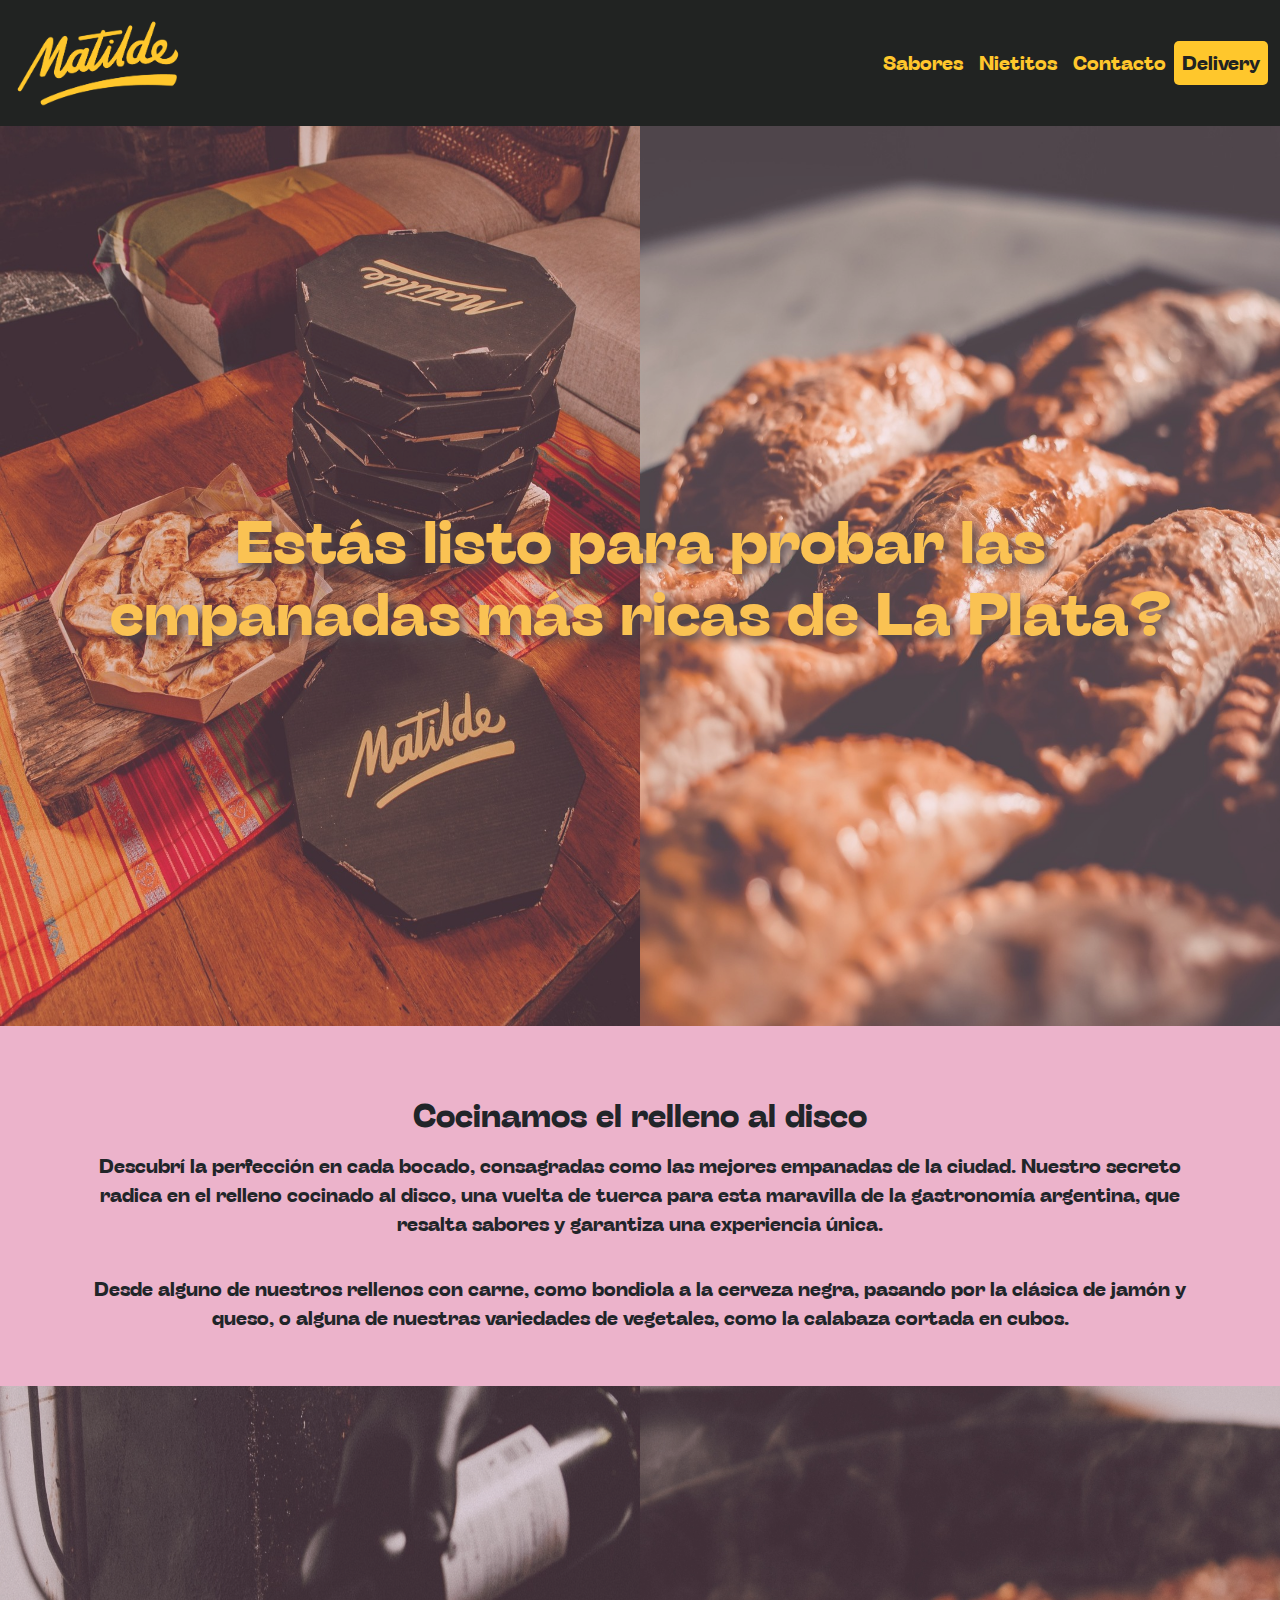
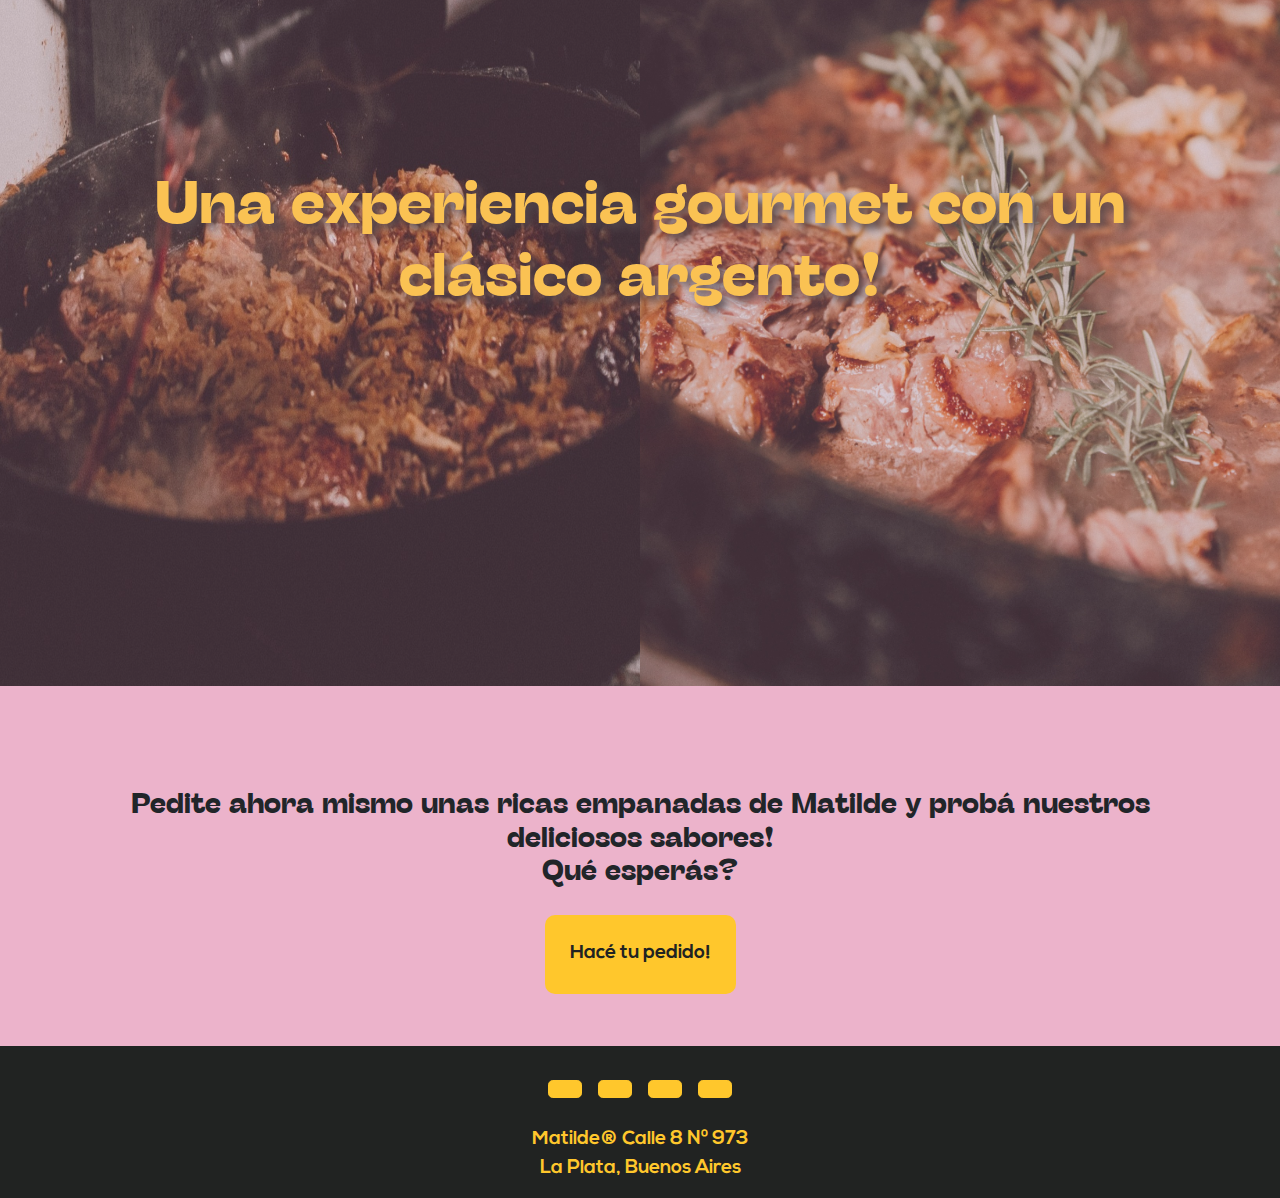
<file: index.html>
<!DOCTYPE html>
<html lang="es">
<head>
    <meta charset="UTF-8">
    <meta name="viewport" content="width=device-width, initial-scale=1.0">
    <meta name="keywords" content="empanadas, relleno al disco, disco, vinito, la plata, delivery">
    <meta name="description" content="Matilde empanadas al disco y vinito, las únicas empanadas con relleno al disco de La Plata">
    <link rel="stylesheet" href="https://cdnjs.cloudflare.com/ajax/libs/font-awesome/6.4.2/css/all.min.css" integrity="sha512-z3gLpd7yknf1YoNbCzqRKc4qyor8gaKU1qmn+CShxbuBusANI9QpRohGBreCFkKxLhei6S9CQXFEbbKuqLg0DA==" crossorigin="anonymous" referrerpolicy="no-referrer" />
    <!-- Boootstrap -->
    <link href="https://cdn.jsdelivr.net/npm/bootstrap@5.3.2/dist/css/bootstrap.min.css" rel="stylesheet" integrity="sha384-T3c6CoIi6uLrA9TneNEoa7RxnatzjcDSCmG1MXxSR1GAsXEV/Dwwykc2MPK8M2HN" crossorigin="anonymous">
    <link rel="stylesheet" href="./css/bootstrap.min.css">
    <link rel="stylesheet" href="./css/style.css">

    <title>Matilde</title>
</head>
<body>
    <!-- Header -->
    <header>
        <nav class="navbar navbar-expand-sm">
            <div class="container-fluid">
                <a class="navbar-brand" href="#"><img src="./img/logo.png" alt="Matilde"     height="100px"></a>
                <button class="navbar-toggler" type="button" data-bs-toggle="collapse" data-bs-target="#collapsibleNavbar">
                    <span class="navbar-toggler-icon"></span>
                </button>
                <div class="collapse navbar-collapse" id="collapsibleNavbar">
                    <ul class="navbar-nav ms-auto">
                        <li class="nav-item">
                            <a class="nav-link" href="./pages/empanadas.html">Sabores</a>
                        </li>
                        <li class="nav-item">
                            <a class="nav-link" href="./pages/nietos.html">Nietitos</a>
                        </li>
                        <li class="nav-item">
                            <a class="nav-link" href="./pages/contacto.html">Contacto</a>
                        </li>
                        <li class="nav-item" id="delivery">
                            <a class="nav-link" href="./pages/delivery.html">Delivery</a>
                        </li>
                    </ul>
                </div>
            </div>
        </nav>
    </header>
    <!-- Fin del Header -->

    <!-- Main -->

    <main>
        <div class="indexa">
            <h1>Estás listo para probar las empanadas más ricas de La Plata?</h1>
        </div>
        <div class="indexb">
            <h2>Cocinamos el relleno al disco</h2>
            <p>Descubrí la perfección en cada bocado, consagradas como las mejores empanadas de la ciudad. Nuestro secreto radica en el relleno cocinado al disco, una vuelta de tuerca para esta maravilla de la gastronomía argentina, que resalta sabores y garantiza una experiencia única.</p>
            <p>Desde alguno de nuestros rellenos con carne, como bondiola a la cerveza negra, pasando por la clásica de jamón y queso, o alguna de nuestras variedades de vegetales, como la calabaza cortada en cubos.</p>
        </div>
        <div class="indexc">
            <h2>Una experiencia gourmet con un clásico argento!</h2>
        </div>
        <div class="indexd">
            <h3>Pedite ahora mismo unas ricas empanadas de Matilde y probá nuestros deliciosos sabores! <br>Qué esperás?</h3>
            <a href="../pages/delivery.html">Hacé tu pedido!<i class="fa-solid fa-cart-shopping fa-bounce"></i></a>
        </div>
    </main> 


    <!-- Fin del Main -->

    <!-- Footer -->
    <footer class="text-center text-lg-start">
        <div class="container d-flex justify-content-center py-4">
            <button type="button" class="btn btn-primary btn-lg btn-floating mx-2">
                <a href="https://www.facebook.com" target="_blank"><i class="fab fa-facebook-f"></i></a>
            </button>
            <button type="button" class="btn btn-primary btn-lg btn-floating mx-2">
                <a href="https://www.youtube.com" target="_blank"><i class="fab fa-youtube"></i></a>
            </button>
            <button type="button" class="btn btn-primary btn-lg btn-floating mx-2">
                <a href="https://www.instagram.com/matilde.empanadas/" target="_blank"><i class="fab fa-instagram"></i></a>
            </button>
            <button type="button" class="btn btn-primary btn-lg btn-floating mx-2">
                <a href="https://www.twitter.com" target="_blank"><i class="fab fa-twitter"></i></a>
            </button>
        </div>
        <div class="text-center p-1">
            Matilde® Calle 8 Nº 973 <br>
            La Plata, Buenos Aires
        </div>
    </footer>
    <!-- Fin del Footer -->

    <script src="https://cdn.jsdelivr.net/npm/bootstrap@5.3.2/dist/js/bootstrap.bundle.min.js" integrity="sha384-C6RzsynM9kWDrMNeT87bh95OGNyZPhcTNXj1NW7RuBCsyN/o0jlpcV8Qyq46cDfL" crossorigin="anonymous"></script>
    
</body>
</html>
</file>
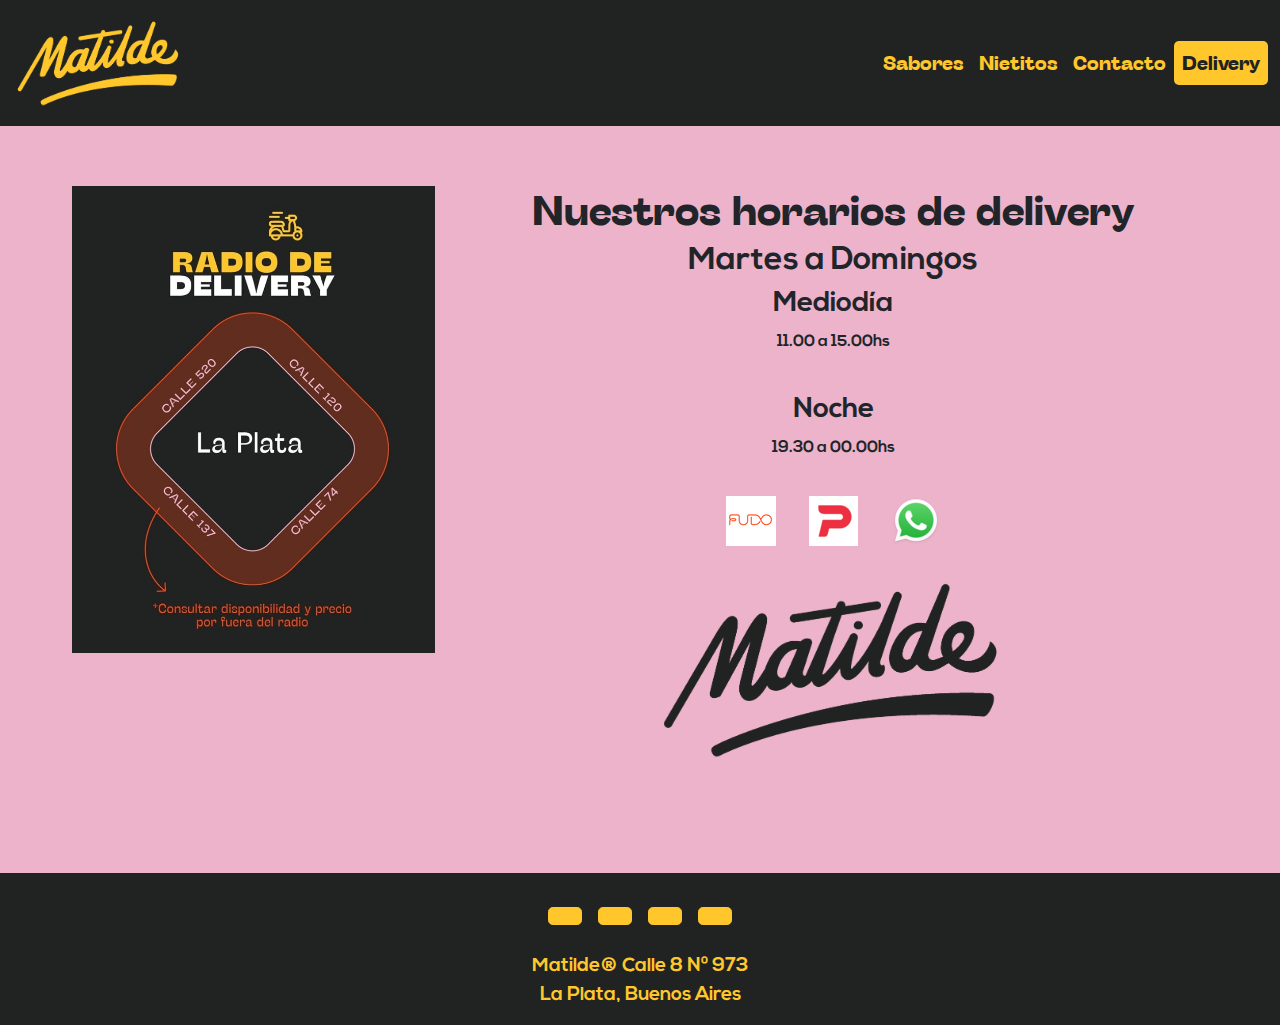
<file: pages/delivery.html>
<!DOCTYPE html>
<html lang="es">
<head>
    <meta charset="UTF-8">
    <meta name="viewport" content="width=device-width, initial-scale=1.0">
    <meta name="keywords" content="empanadas, relleno al disco, disco, vinito, la plata, delivery, casco urbano, horario de delivery">
    <meta name="description" content="Horario de delivery Martes a Domingos de 11hs a 15hs y de 19.30hs a 00hs. Pedí por FuDo, PedidosYa o por Whatsapp">
    <link rel="stylesheet" href="https://cdnjs.cloudflare.com/ajax/libs/font-awesome/6.4.2/css/all.min.css" integrity="sha512-z3gLpd7yknf1YoNbCzqRKc4qyor8gaKU1qmn+CShxbuBusANI9QpRohGBreCFkKxLhei6S9CQXFEbbKuqLg0DA==" crossorigin="anonymous" referrerpolicy="no-referrer" />
    <!-- Boootstrap -->
    <link href="https://cdn.jsdelivr.net/npm/bootstrap@5.3.2/dist/css/bootstrap.min.css" rel="stylesheet" integrity="sha384-T3c6CoIi6uLrA9TneNEoa7RxnatzjcDSCmG1MXxSR1GAsXEV/Dwwykc2MPK8M2HN" crossorigin="anonymous">
    <link rel="stylesheet" href="../css/bootstrap.min.css">
    <link rel="stylesheet" href="../css/style.css">
    <title>Delivery</title>
</head>
<body>
    <!-- Header -->
    <header>
        <nav class="navbar navbar-expand-sm">
            <div class="container-fluid">
                <a class="navbar-brand" href="../index.html"><img src="../img/logo.png" alt="Matilde"     height="100px"></a>
                <button class="navbar-toggler" type="button" data-bs-toggle="collapse" data-bs-target="#collapsibleNavbar">
                    <span class="navbar-toggler-icon"></span>
                </button>
                <div class="collapse navbar-collapse" id="collapsibleNavbar">
                    <ul class="navbar-nav ms-auto">
                        <li class="nav-item">
                            <a class="nav-link" href="../pages/empanadas.html">Sabores</a>
                        </li>
                        <li class="nav-item">
                            <a class="nav-link" href="../pages/nietos.html">Nietitos</a>
                        </li>
                        <li class="nav-item">
                            <a class="nav-link" href="../pages/contacto.html">Contacto</a>
                        </li>
                        <li class="nav-item" id="delivery">
                            <a class="nav-link" href="../pages/delivery.html">Delivery</a>
                        </li>
                    </ul>
                </div>
            </div>
        </nav>
    </header>
    <!-- Fin del Header -->

    <!-- Main -->
    <main class="delivery">
        <div class="container-fluid">
            <div class="row">
                <div class="col-lg-4 col-md-6 col-sm-12" id="leftcol">
                    <img id="imgdelivery" src="../img/radio.png" alt="Radio de delivery">
                </div>
                <div class="col-lg-8 col-md-6 col-sm-12">
                    <h1>Nuestros horarios de delivery</h1>
                    <h2>Martes a Domingos</h2>
                    <h3>Mediodía</h3>
                    <p>11.00 a 15.00hs</p><br>
                    <h3>Noche</h3>
                    <p>19.30 a 00.00hs</p>
                    <div class="botonesylogo">
                        <div class="deliverybot">
                            <a id="fudo" href="https://menu.fu.do/matilde" target="_blank"><img src="../img/fudo.png" alt="logo de fudo"></a>
                            <a id="pedidosya" href="https://www.pedidosya.com.ar/restaurantes/la-plata/matilde-empanadas-al-disco-menu" target="_blank"><img src="../img/PedidosYa.png" alt="logo de pedidos ya"></a>
                            <a id="whatsapp" href="https://wa.me/2216419976" target="_blank"><img src="../img/wpp.png" alt="logo de whatsapp"></a>
                        </div>
                    </div>
                    <div class="row">
                        <div class="col-lg-6 offset-lg-3 col-md-8 offset-md-2 col-sm-12">
                            <img id="deliverylogo" src="../img/logonegro.png" alt="Logo">
                        </div>
                    </div>    
                </div>
            </div>

        </div>
    </main>
    <!-- Fin del main -->


    <!-- Footer -->
    <footer class="text-center text-lg-start">
        <div class="container d-flex justify-content-center py-4">
            <button type="button" class="btn btn-primary btn-lg btn-floating mx-2">
                <a href="https://www.facebook.com" target="_blank"><i class="fab fa-facebook-f"></i></a>
            </button>
            <button type="button" class="btn btn-primary btn-lg btn-floating mx-2">
                <a href="https://www.youtube.com" target="_blank"><i class="fab fa-youtube"></i></a>
            </button>
            <button type="button" class="btn btn-primary btn-lg btn-floating mx-2">
                <a href="https://www.instagram.com/matilde.empanadas/" target="_blank"><i class="fab fa-instagram"></i></a>
            </button>
            <button type="button" class="btn btn-primary btn-lg btn-floating mx-2">
                <a href="https://www.twitter.com" target="_blank"><i class="fab fa-twitter"></i></a>
            </button>
        </div>
        <div class="text-center p-1">
            Matilde® Calle 8 Nº 973 <br>
            La Plata, Buenos Aires
        </div>
    </footer>
    <!-- Fin del Footer -->

    <script src="https://cdn.jsdelivr.net/npm/bootstrap@5.3.2/dist/js/bootstrap.bundle.min.js" integrity="sha384-C6RzsynM9kWDrMNeT87bh95OGNyZPhcTNXj1NW7RuBCsyN/o0jlpcV8Qyq46cDfL" crossorigin="anonymous"></script>
</body>
</html>
</file>
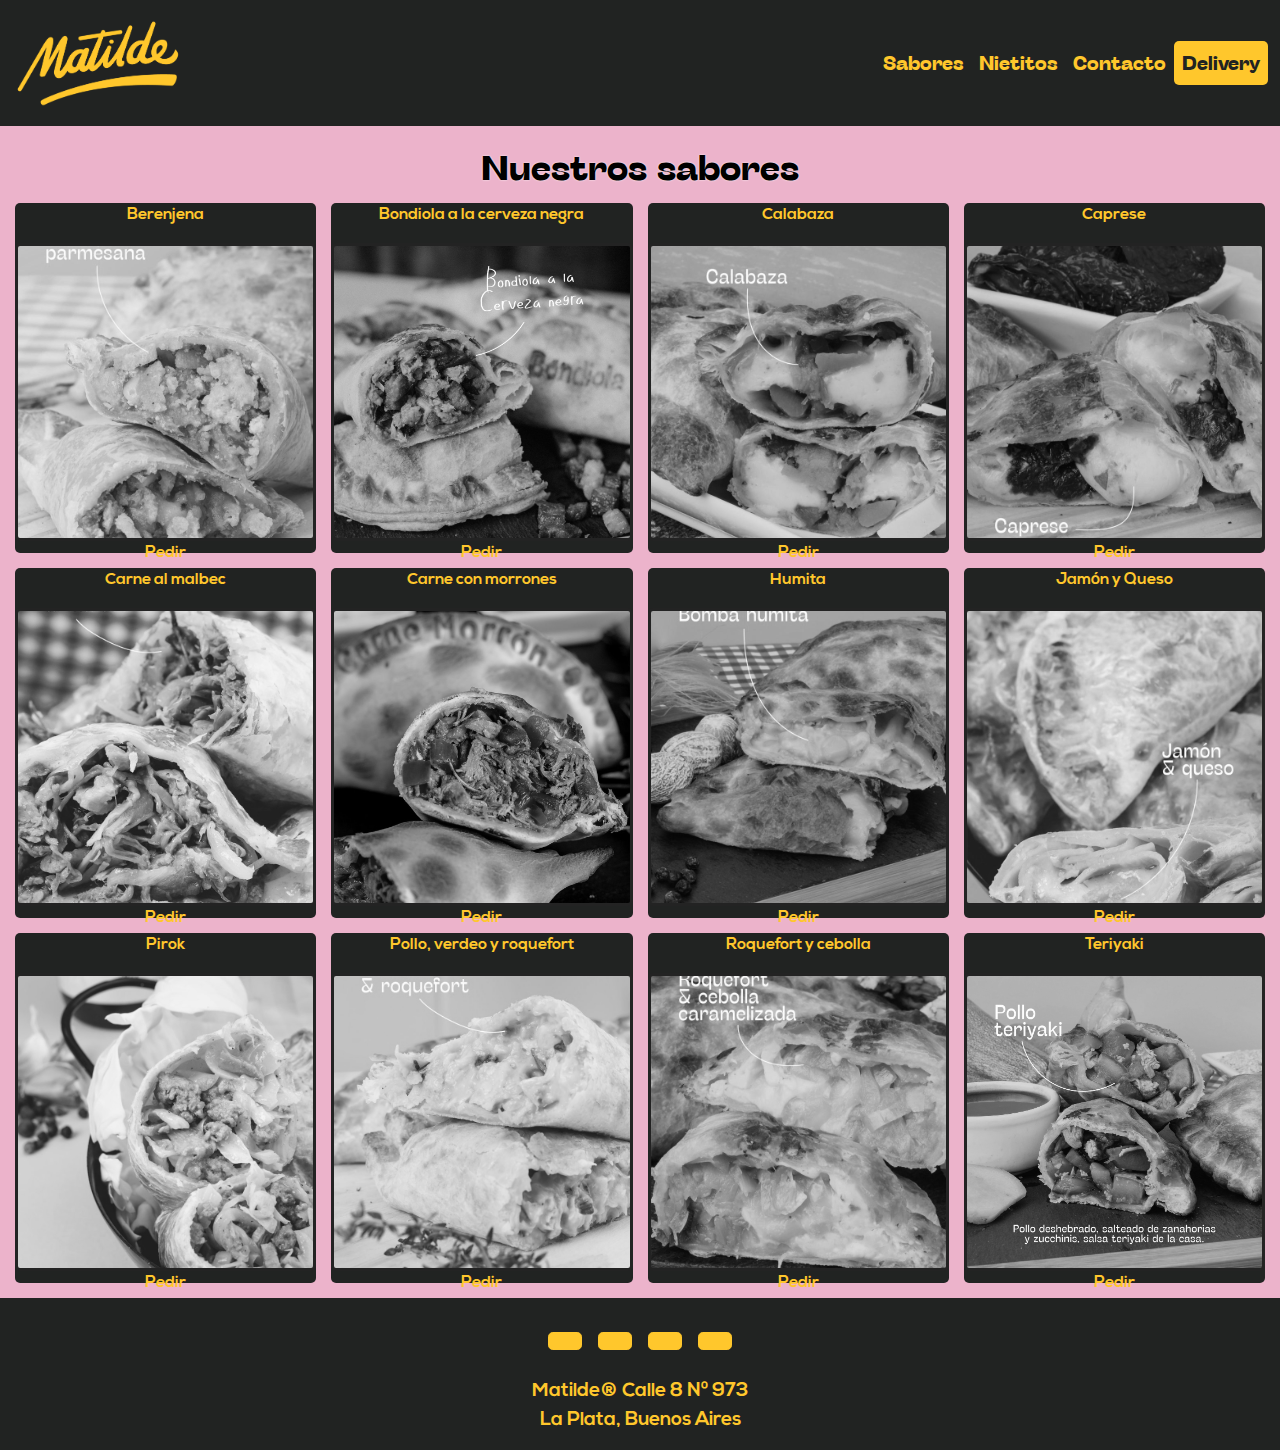
<file: pages/empanadas.html>
<!DOCTYPE html>
<html lang="es">
<head>
    <meta charset="UTF-8">
    <meta name="viewport" content="width=device-width, initial-scale=1.0">
    <meta name="keywords" content="empanadas, relleno al disco, disco, vinito, la plata, delivery, sabores, carta, menú, variedad de empanadas">
    <meta name="description" content="Elegí entre nuestras originales empanadas. Cual vas a saborear hoy?">
    <link rel="stylesheet" href="https://cdnjs.cloudflare.com/ajax/libs/font-awesome/6.4.2/css/all.min.css" integrity="sha512-z3gLpd7yknf1YoNbCzqRKc4qyor8gaKU1qmn+CShxbuBusANI9QpRohGBreCFkKxLhei6S9CQXFEbbKuqLg0DA==" crossorigin="anonymous" referrerpolicy="no-referrer" />
    <!-- Boootstrap -->
    <link href="https://cdn.jsdelivr.net/npm/bootstrap@5.3.2/dist/css/bootstrap.min.css" rel="stylesheet" integrity="sha384-T3c6CoIi6uLrA9TneNEoa7RxnatzjcDSCmG1MXxSR1GAsXEV/Dwwykc2MPK8M2HN" crossorigin="anonymous">
    <link rel="stylesheet" href="../css/bootstrap.min.css">
    <link rel="stylesheet" href="../css/style.css">
    <title>Nuestras empanadas</title>
</head>
<body>
    <!-- Header -->
    <header>
        <nav class="navbar navbar-expand-sm">
            <div class="container-fluid">
                <a class="navbar-brand" href="../index.html"><img src="../img/logo.png" alt="Matilde"     height="100px"></a>
                <button class="navbar-toggler" type="button" data-bs-toggle="collapse" data-bs-target="#collapsibleNavbar">
                    <span class="navbar-toggler-icon"></span>
                </button>
                <div class="collapse navbar-collapse" id="collapsibleNavbar">
                    <ul class="navbar-nav ms-auto">
                        <li class="nav-item">
                            <a class="nav-link" href="../pages/empanadas.html">Sabores</a>
                        </li>
                        <li class="nav-item">
                            <a class="nav-link" href="../pages/nietos.html">Nietitos</a>
                        </li>
                        <li class="nav-item">
                            <a class="nav-link" href="../pages/contacto.html">Contacto</a>
                        </li>
                        <li class="nav-item" id="delivery">
                            <a class="nav-link" href="../pages/delivery.html">Delivery</a>
                        </li>
                    </ul>
                </div>
            </div>
        </nav>
    </header>
    <!-- Fin del Header -->
    
    
    <main>
        <h2 id="nuestros-sabores">Nuestros sabores</h2>
        <div class="galeria">
            <div class="carta">
                <p>Berenjena</p>
                <div class="item item1"></div>
                <a href="./delivery.html">Pedir</a>
            </div>
            <div class="carta">
                <p>Bondiola a la cerveza negra</p>
                <div class="item item2"></div>
                <a href="./delivery.html">Pedir</a>
            </div>
            <div class="carta">
                <p>Calabaza</p>
                <div class="item item3"></div>
                <a href="./delivery.html">Pedir</a>
            </div>
            <div class="carta">
                <p>Caprese</p>
                <div class="item item4"></div>
                <a href="./delivery.html">Pedir</a>
            </div>
            <div class="carta">
                <p>Carne al malbec</p>
                <div class="item item5"></div>
                <a href="./delivery.html">Pedir</a>
            </div>
            <div class="carta">
                <p>Carne con morrones</p>
                <div class="item item6"></div>
                <a href="./delivery.html">Pedir</a>
            </div>
            <div class="carta">
                <p>Humita</p>
                <div class="item item7"></div>
                <a href="./delivery.html">Pedir</a>
            </div>
            <div class="carta">
                <p>Jamón y Queso</p>
                <div class="item item8"></div>
                <a href="./delivery.html">Pedir</a>
            </div>
            <div class="carta">
                <p>Pirok</p>
                <div class="item item9"></div>
                <a href="./delivery.html">Pedir</a>
            </div>
            <div class="carta">
                <p>Pollo, verdeo y roquefort</p>
                <div class="item item10"></div>
                <a href="./delivery.html">Pedir</a>
            </div>
            <div class="carta">
                <p>Roquefort y cebolla</p>
                <div class="item item11"></div>
                <a href="./delivery.html">Pedir</a>
            </div>
            <div class="carta">
                <p>Teriyaki</p>
                <div class="item item12"></div>
                <a href="./delivery.html">Pedir</a>
            </div>

        </div>
    </main>


    <!-- Footer -->
    <footer class="text-center text-lg-start">
        <div class="container d-flex justify-content-center py-4">
            <button type="button" class="btn btn-primary btn-lg btn-floating mx-2">
                <a href="https://www.facebook.com" target="_blank"><i class="fab fa-facebook-f"></i></a>
            </button>
            <button type="button" class="btn btn-primary btn-lg btn-floating mx-2">
                <a href="https://www.youtube.com" target="_blank"><i class="fab fa-youtube"></i></a>
            </button>
            <button type="button" class="btn btn-primary btn-lg btn-floating mx-2">
                <a href="https://www.instagram.com/matilde.empanadas/" target="_blank"><i class="fab fa-instagram"></i></a>
            </button>
            <button type="button" class="btn btn-primary btn-lg btn-floating mx-2">
                <a href="https://www.twitter.com" target="_blank"><i class="fab fa-twitter"></i></a>
            </button>
        </div>
        <div class="text-center p-1">
            Matilde® Calle 8 Nº 973 <br>
            La Plata, Buenos Aires
        </div>
    </footer>
    <!-- Fin del Footer -->

    <script src="https://cdn.jsdelivr.net/npm/bootstrap@5.3.2/dist/js/bootstrap.bundle.min.js" integrity="sha384-C6RzsynM9kWDrMNeT87bh95OGNyZPhcTNXj1NW7RuBCsyN/o0jlpcV8Qyq46cDfL" crossorigin="anonymous"></script>
</body>
</html>
</file>
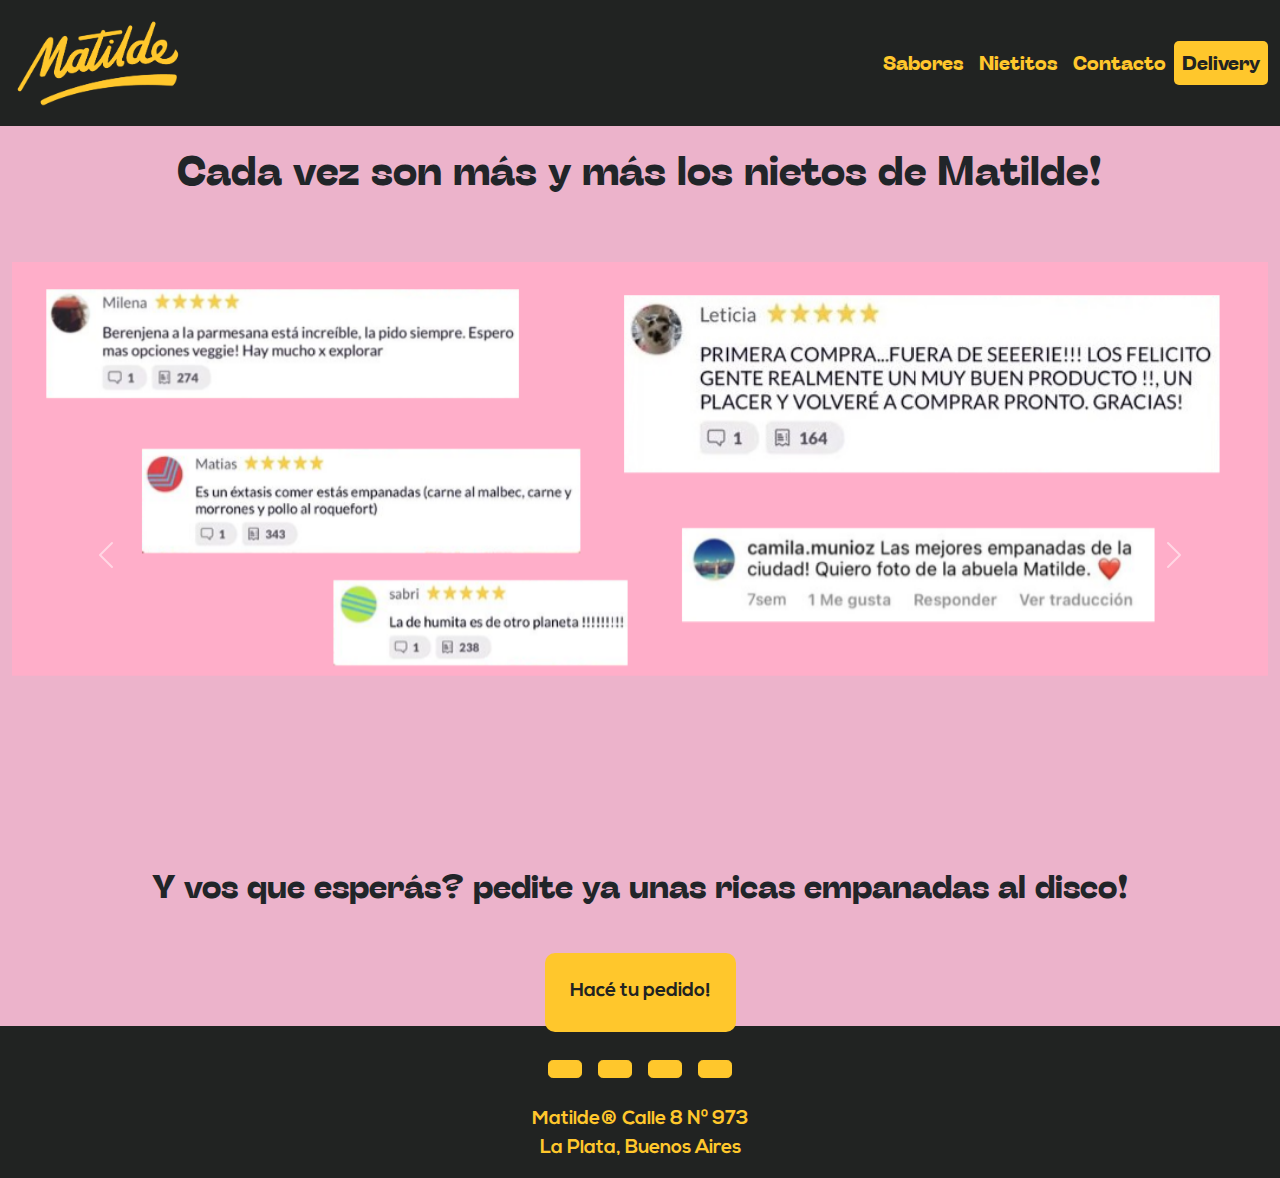
<file: pages/nietos.html>
<!DOCTYPE html>
<html lang="es">
<head>
    <meta charset="UTF-8">
    <meta name="viewport" content="width=device-width, initial-scale=1.0">
    <meta name="keywords" content="empanadas, relleno al disco, disco, vinito, la plata, delivery, nietos de Matilde, reviews, reseñas">
    <meta name="description" content="Cada vez son más los Nietos de Matilde! Lee algunas de las reseñas que nos dejaron.. y pedite ya mismo unas ricas empanadas de Matilde!">
    <link rel="stylesheet" href="https://cdnjs.cloudflare.com/ajax/libs/font-awesome/6.4.2/css/all.min.css" integrity="sha512-z3gLpd7yknf1YoNbCzqRKc4qyor8gaKU1qmn+CShxbuBusANI9QpRohGBreCFkKxLhei6S9CQXFEbbKuqLg0DA==" crossorigin="anonymous" referrerpolicy="no-referrer" />
    <!-- Boootstrap -->
    <link href="https://cdn.jsdelivr.net/npm/bootstrap@5.3.2/dist/css/bootstrap.min.css" rel="stylesheet" integrity="sha384-T3c6CoIi6uLrA9TneNEoa7RxnatzjcDSCmG1MXxSR1GAsXEV/Dwwykc2MPK8M2HN" crossorigin="anonymous">
    <link rel="stylesheet" href="../css/bootstrap.min.css">
    <link rel="stylesheet" href="../css/style.css">

    <title>Nietos</title>
</head>

<body>
    <!-- Header -->
    <header>
        <nav class="navbar navbar-expand-sm">
            <div class="container-fluid">
                <a class="navbar-brand" href="../index.html"><img src="../img/logo.png" alt="Matilde"     height="100px"></a>
                <button class="navbar-toggler" type="button" data-bs-toggle="collapse" data-bs-target="#collapsibleNavbar">
                    <span class="navbar-toggler-icon"></span>
                </button>
                <div class="collapse navbar-collapse" id="collapsibleNavbar">
                    <ul class="navbar-nav ms-auto">
                        <li class="nav-item">
                            <a class="nav-link" href="../pages/empanadas.html">Sabores</a>
                        </li>
                        <li class="nav-item">
                            <a class="nav-link" href="../pages/nietos.html">Nietitos</a>
                        </li>
                        <li class="nav-item">
                            <a class="nav-link" href="../pages/contacto.html">Contacto</a>
                        </li>
                        <li class="nav-item" id="delivery">
                            <a class="nav-link" href="../pages/delivery.html">Delivery</a>
                        </li>
                    </ul>
                </div>
            </div>
        </nav>
    </header>
    <!-- Fin del Header -->

    <!-- Main -->
    <main class="mainnietos">
        <h1>Cada vez son más y más los nietos de Matilde!</h1>
        <div class="container-fluid mt-5">
            <div id="myCarousel" class="carousel slide" data-bs-ride="carousel">
                <div class="carousel-inner w-100">
                    <div class="carousel-item active">
                        <img src="../img/review1.png" class="d-block w-100 img-fluid" alt="reseñas 1">
                    </div>
                    <div class="carousel-item">
                        <img src="../img/review2.png" class="d-block w-100 img-fluid" alt="reseñas 2">
                    </div>
                    <div class="carousel-item">
                        <img src="../img/review3.png" class="d-block w-100 img-fluid" alt="reseñas 3">
                    </div>
                </div>
                <button class="carousel-control-prev" type="button" data-bs-target="#myCarousel" data-bs-slide="prev">
                    <span class="carousel-control-prev-icon" aria-hidden="true"></span>
                    <span class="visually-hidden">Previous</span>
                </button>
                <button class="carousel-control-next" type="button" data-bs-target="#myCarousel" data-bs-slide="next">
                    <span class="carousel-control-next-icon" aria-hidden="true"></span>
                    <span class="visually-hidden">Next</span>
                </button>
            </div>
        </div>
        <div class="gotodelivery">
            <h2>Y vos que esperás? pedite ya unas ricas empanadas al disco!</h2>
            <a href="../pages/delivery.html">Hacé tu pedido!<i class="fa-solid fa-cart-shopping fa-bounce"></i></a>
        </div>
    </main>
    <!-- Fin del main -->


    <!-- Footer -->
    <footer class="text-center text-lg-start">
        <div class="container d-flex justify-content-center py-4">
            <button type="button" class="btn btn-primary btn-lg btn-floating mx-2">
                <a href="https://www.facebook.com" target="_blank"><i class="fab fa-facebook-f"></i></a>
            </button>
            <button type="button" class="btn btn-primary btn-lg btn-floating mx-2">
                <a href="https://www.youtube.com" target="_blank"><i class="fab fa-youtube"></i></a>
            </button>
            <button type="button" class="btn btn-primary btn-lg btn-floating mx-2">
                <a href="https://www.instagram.com/matilde.empanadas/" target="_blank"><i class="fab fa-instagram"></i></a>
            </button>
            <button type="button" class="btn btn-primary btn-lg btn-floating mx-2">
                <a href="https://www.twitter.com" target="_blank"><i class="fab fa-twitter"></i></a>
            </button>
        </div>
        <div class="text-center p-1">
            Matilde® Calle 8 Nº 973 <br>
            La Plata, Buenos Aires
        </div>
    </footer>
    <!-- Fin del Footer -->

    <script src="https://cdn.jsdelivr.net/npm/bootstrap@5.3.2/dist/js/bootstrap.bundle.min.js" integrity="sha384-C6RzsynM9kWDrMNeT87bh95OGNyZPhcTNXj1NW7RuBCsyN/o0jlpcV8Qyq46cDfL" crossorigin="anonymous"></script>
</body>
</html>
</file>
<file: css/style.css>
/* Colores */
/* Fuentes */
/* Colores background */
@font-face {
  font-family: Stinger;
  src: url(../fonts/StingerFitTrial-Bold.ttf);
}
@font-face {
  font-family: Nexa;
  src: url(../fonts/Nexa\ Light.otf);
}
@font-face {
  font-family: NexaBold;
  src: url(../fonts/Nexa\ Bold.otf);
}
* {
  margin: 0;
  padding: 0;
  box-sizing: border-box;
}

header {
  background-color: #212322;
  font-family: Stinger;
  font-size: larger;
}

.nav-link {
  color: #ffc72c;
}
.nav-link:hover {
  color: white;
}

.navbar-toggler-icon {
  background-color: #ffc72c;
}

#delivery {
  background-color: #ffc72c;
  margin: 0px;
  border-radius: 5px;
}
#delivery a {
  color: #212322;
}
#delivery a:hover {
  background-color: white;
  border-radius: 5px;
}

footer {
  width: 100%;
  background-color: #212322;
  color: #ffc72c;
  text-align: center;
  z-index: 1;
  padding: 10px 0;
}
footer .text-center {
  color: #ffc72c;
  font-family: NexaBold;
  font-size: larger;
}

.btn {
  background-color: #ffc72c;
  border-color: #ffc72c;
  color: #212322;
}
.btn a {
  color: #212322;
}
.btn:hover {
  background-color: white;
  color: #212322;
}

body {
  background-color: #ecb3cb;
}

#nuestros-sabores {
  background-color: #ecb3cb;
  text-align: center;
  color: black;
  font-size: 35px;
  text-shadow: 0 0 2px white;
  margin-bottom: 0;
  font-family: Stinger;
  padding-top: 20px;
}

.galeria {
  background-color: #ecb3cb;
  height: auto;
  display: grid;
  grid-template-columns: 1fr;
  grid-template-rows: repeat(12, 150px);
  padding: 15px;
  grid-gap: 15px;
}

.carta {
  background-color: #212322;
  color: #ffc72c;
  border-radius: 5px;
  text-align: center;
  font-family: NexaBold;
}
.carta a {
  text-decoration: none;
  color: #ffc72c;
}
.carta a:hover {
  color: white;
}

.item {
  border: 3px solid #212322;
  background-size: cover;
  background-position: center;
  border-radius: 5px;
  height: 85%;
  filter: grayscale(100%);
  transition: all 0.9s;
}
.item:hover {
  transform: scale(1.04);
  filter: grayscale(0%);
}

.item1 {
  background-image: url(../img/berenjena.jpg);
}

.item2 {
  background-image: url(../img/bondio.jpg);
}

.item3 {
  background-image: url(../img/calabaza.jpg);
}

.item4 {
  background-image: url(../img/caprese.jpg);
}

.item5 {
  background-image: url(../img/carnemalbec.jpg);
}

.item6 {
  background-image: url(../img/carnemorron.jpg);
}

.item7 {
  background-image: url(../img/humita.jpg);
}

.item8 {
  background-image: url(../img/jamonqueso.jpg);
}

.item9 {
  background-image: url(../img/pirok.jpg);
}

.item10 {
  background-image: url(../img/polloverderoque.jpg);
}

.item11 {
  background-image: url(../img/roquecebo.jpg);
}

.item12 {
  background-image: url(../img/teriyaki.jpg);
}

.row {
  padding-bottom: 20px;
}

.mainnietos {
  background-color: #ecb3cb;
  background-position: center;
  height: 100vh;
}
.mainnietos h1 {
  text-align: center;
  font-family: Stinger;
  padding: 20px;
}
.mainnietos h2 {
  text-align: center;
  font-family: Stinger;
  padding: 20px;
}

.gotodelivery {
  display: flex;
  flex-direction: column;
  justify-content: center;
  align-items: center;
}
.gotodelivery h2 {
  text-align: center;
  font-family: Stinger;
}
.gotodelivery a {
  text-decoration: none;
  background-color: #ffc72c;
  color: #212322;
  padding: 25px;
  font-size: larger;
  border-radius: 10px;
  margin-top: 20px;
  font-family: NexaBold;
  display: inline-block;
}

.carousel-inner {
  height: 70vh;
}

.contacto {
  height: 90vh;
  padding: 50px;
  text-align: center;
  font-family: Stinger;
  color: #fa4616;
}
.contacto form {
  font-family: NexaBold;
}

#contactbtn {
  background-color: #212322;
  color: #ffc72c;
}
#contactbtn:hover {
  background-color: white;
  color: #212322;
}

#contactbtncv {
  background-color: #212322;
  color: #ffc72c;
}
#contactbtncv:hover {
  background-color: white;
  color: #212322;
}

.delivery {
  text-align: center;
  padding: 20px;
  font-family: NexaBold;
}
.delivery h1 {
  font-family: Stinger;
}

.deliverybot {
  padding: 20px;
}
.deliverybot a {
  padding: 15px;
}

#imgdelivery {
  width: 100%;
}

#deliverylogo {
  width: 100%;
}

#leftcol {
  margin-bottom: 37px;
}

.background-container {
  position: relative;
  height: 100vh;
}

.background-image {
  position: absolute;
  top: 0;
  width: 50%;
  height: 100%;
  background-size: cover;
  background-position: center;
  opacity: 80%;
}

#image1 {
  background-image: url(./img/imgp1.jpg);
}

#image2 {
  background-image: url(./img/imgp2.jpg);
}

.indexmain h1 {
  z-index: 1;
}

.indexa {
  background: url(../img/imgp7.jpg) left top no-repeat;
  background: url(../img/imgp2.jpg) right top no-repeat, url(../img/imgp7.jpg) left top no-repeat;
  background-size: 50% 100%, 50% 100%;
  opacity: 75%;
  height: 100vh;
  display: flex;
  align-items: center;
  text-align: center;
  padding: 20px;
  font-family: Nexa;
  font-weight: bolder;
  justify-content: center;
}
.indexa h1 {
  margin: 70px;
  font-size: 60px;
  color: #ffc72c;
  font-weight: bolder;
  font-family: Stinger;
  text-shadow: 5px 5px 10px #212322;
  transition: transform 0.5s ease-in-out;
}
.indexa h1:hover {
  transition: transform 0.5s ease-in-out;
  transform: scale(1.1);
}

.indexb {
  height: 40vh;
  background-color: #ecb3cb;
  font-family: Stinger;
  padding: 70px;
  text-align: center;
}
.indexb p {
  font-size: larger;
  padding: 10px;
}

.indexc {
  background: url(../img/imgp1.jpg) left top no-repeat;
  background: url(../img/imgp3.jpg) right top no-repeat, url(../img/imgp1.jpg) left top no-repeat;
  background-size: 50% 100%, 50% 100%;
  opacity: 75%;
  height: 100vh;
  display: flex;
  align-items: center;
  text-align: center;
  padding: 20px;
  font-family: Nexa;
  font-weight: bolder;
  justify-content: center;
}
.indexc h2 {
  margin: 70px;
  font-size: 60px;
  color: #ffc72c;
  font-weight: bolder;
  font-family: Stinger;
  text-shadow: 5px 5px 10px #212322;
  transition: transform 0.5s ease-in-out;
}
.indexc h2:hover {
  transition: transform 0.5s ease-in-out;
  transform: scale(1.1);
}

.indexd {
  height: 40vh;
  background-color: #ecb3cb;
  font-family: Stinger;
  padding: 100px;
  text-align: center;
}
.indexd a {
  text-decoration: none;
  background-color: #ffc72c;
  color: #212322;
  padding: 25px;
  font-size: larger;
  border-radius: 10px;
  margin-top: 20px;
  font-family: NexaBold;
  display: inline-block;
}
.indexd a:hover {
  background-color: #212322;
  color: #ffc72c;
}

@media only screen and (max-width: 767px) {
  .item {
    filter: none;
  }
  .contacto {
    height: fit-content;
    padding: 10px;
    font-size: smaller;
  }
}
@media only screen and (min-width: 200px) {
  h4 {
    font-size: small;
  }
  #myCarousel {
    height: 20vh;
  }
}
@media only screen and (min-width: 480px) {
  .galeria {
    grid-template-columns: 1fr 1fr;
    grid-template-rows: repeat(6, 150px);
  }
  #myCarousel {
    height: 35vh;
  }
}
@media only screen and (min-width: 768px) {
  .galeria {
    grid-template-columns: 1fr 1fr 1fr;
    grid-template-rows: repeat(4, 230px);
  }
  #myCarousel {
    height: 45vh;
  }
}
@media only screen and (min-width: 1200px) {
  .galeria {
    grid-template-columns: 1fr 1fr 1fr 1fr;
    grid-template-rows: repeat(3, 350px);
  }
  h4 {
    font-size: large;
  }
  #myCarousel {
    height: 65vh;
  }
}
@media only screen and (min-width: 1600px) {
  .galeria {
    grid-template-columns: 2fr 2fr 2fr 2fr;
    grid-template-rows: repeat(3, 500px);
  }
  h4 {
    font-size: larger;
  }
  #myCarousel {
    height: 60vh;
  }
}
@media only screen and (min-width: 992px) {
  .delivery {
    padding: 60px;
  }
}
@media only screen and (max-width: 480px) {
  .indexa h1 {
    font-size: 40px;
  }
  .indexc h2 {
    font-size: 40px;
  }
}
@media only screen and (max-width: 768px) {
  .indexb {
    padding: 15px;
    font-size: 12px;
  }
  .indexd {
    padding: 35px;
  }
}
@media only screen and (max-width: 420px) {
  .indexb {
    padding: 5px;
    font-size: 10px;
  }
  .indexd a {
    padding-bottom: 15px;
  }
}
@media only screen and (max-width: 1200px) {
  .indexa {
    background: url(../img/imgp1.jpg);
    background-size: cover;
  }
  .indexb {
    padding: 20px;
  }
  .indexc {
    background: url(../img/imgp2.jpg);
    background-size: cover;
  }
  .indexd {
    padding: 35px;
  }
}
@media only screen and (min-width: 576px) and (max-width: 610px) {
  .nav-item {
    font-size: medium;
  }
}

/*# sourceMappingURL=style.css.map */
</file>
